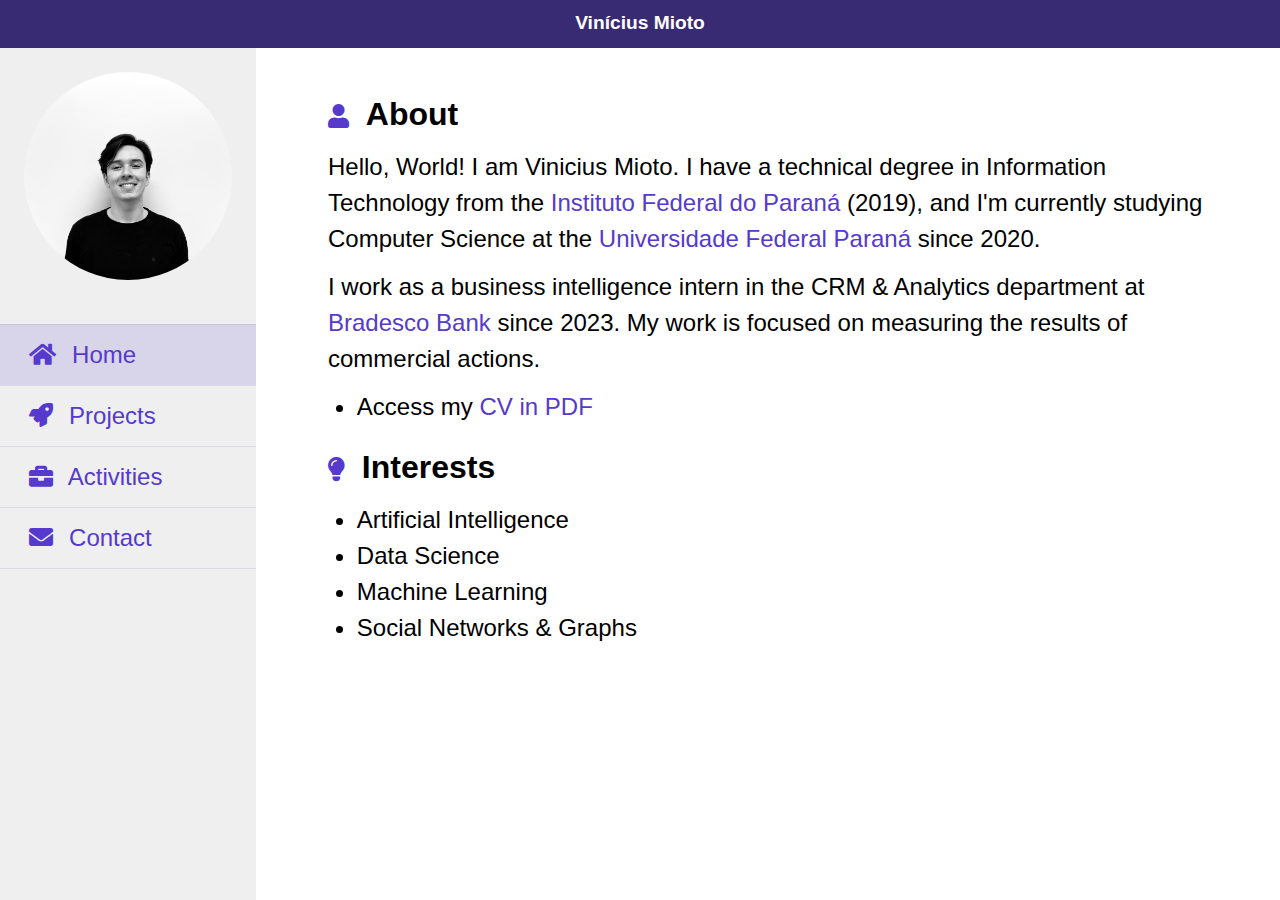
<file: index.html>
<!DOCTYPE html>
<html lang="pt-br">

<head>
    <meta charset="UTF-8">
    <meta name="viewport" content="width=device-width, initial-scale=1.0">
    <link rel="stylesheet" href="./styles/styles.css">
    <link rel="icon" type="imagem/png"
        href="https://raw.githubusercontent.com/viniciusmioto/portfolio/master/img/v-logo.png" />
    <link rel="stylesheet" href="https://cdnjs.cloudflare.com/ajax/libs/font-awesome/5.15.4/css/all.min.css">
    <title>Vinícius Mioto</title>
</head>

<body>
    <header>
        <h1>Vinícius Mioto</h1>
    </header>

    <aside>
        <img src="./img/profile_pic.jpeg" alt="Profile Picture" id="profile-picture">
        <ul>
            <li>
                <a href="" class="active">
                    <i class="fas fa-home"></i>
                    Home</a>
            </li>

            <li>
                <a href="./projects.html">
                    <i class="fas fa-rocket"></i>
                    Projects
                </a>
            </li>

            <li>
                <a href="./activities.html">
                    <i class="fas fa-briefcase"></i>
                    Activities
                </a>
            </li>

            <li>
                <a href="./contact.html">
                    <i class="fas fa-envelope"></i>
                    Contact
                </a>
            </li>
            
            <li><a href="#"></a></li>
        </ul>
    </aside>

    <main>

        <h2><i class="fas fa-user"></i>About</h2>
        <p>Hello, World! I am Vinicius Mioto.
            I have a technical degree in Information Technology from the <a href="https://ifpr.edu.br/" target="_blank">
                Instituto Federal do Paraná</a> (2019), and
            I'm currently studying
            Computer Science at the <a href="https://ufpr.br/" target="_blank"> Universidade Federal
                Paraná</a> since 2020.
        </p>
        <p>I work as a business intelligence intern in the CRM & Analytics department at <a
                href="https://banco.bradesco/html/classic/sobre" target="_blank">Bradesco Bank</a> since 2023. My
            work is focused on measuring the results of commercial actions.</p>
        <ul>
            <li>Access my <a href="https://www.inf.ufpr.br/vm20/uploads/resume.pdf" , target="_blank">CV in PDF</a></li>
        </ul>

        <h2><i class="fas fa-lightbulb"></i>Interests</h2>
        <ul>
            <li>Artificial Intelligence</li>
            <li>Data Science</li>
            <li>Machine Learning</li>
            <li>Social Networks & Graphs</li>
        </ul>

    </main>

</body>

</html>
</file>
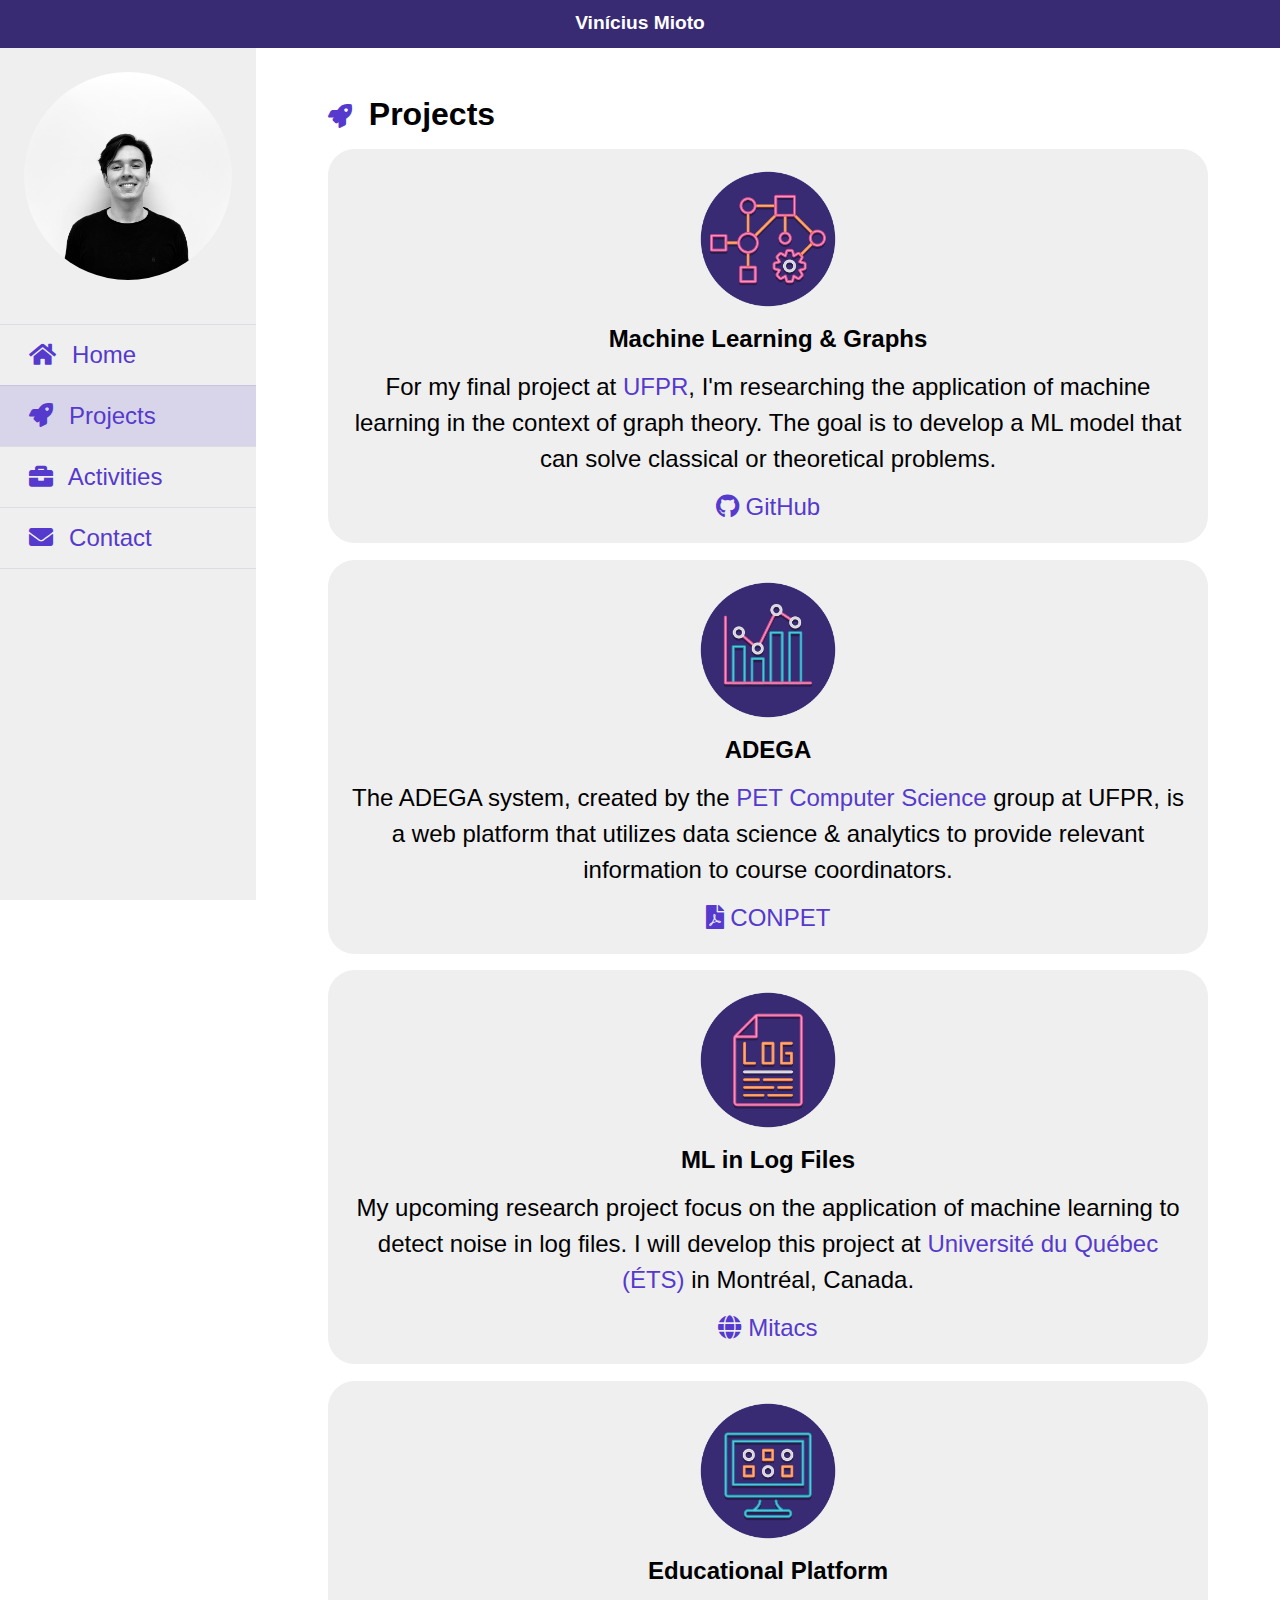
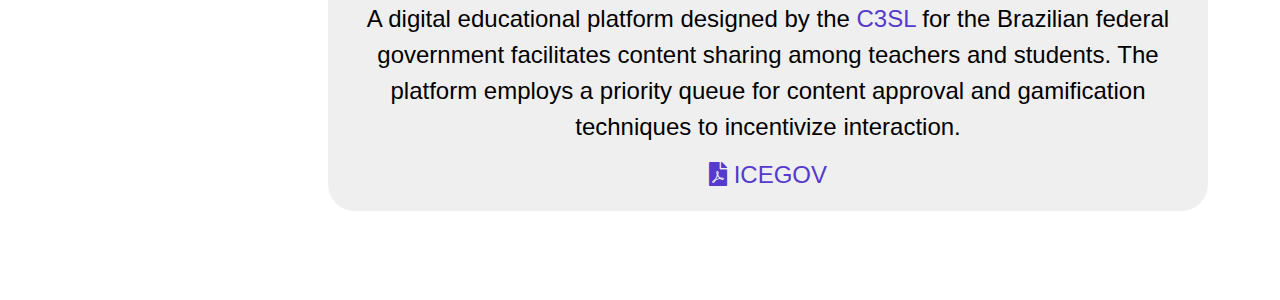
<file: projects.html>
<!DOCTYPE html>
<html lang="pt-br">

<head>
    <meta charset="UTF-8">
    <meta name="viewport" content="width=device-width, initial-scale=1.0">
    <link rel="stylesheet" href="./styles/styles.css">
    <link rel="icon" type="imagem/png"
        href="https://raw.githubusercontent.com/viniciusmioto/portfolio/master/img/v-logo.png" />
    <link rel="stylesheet" href="https://cdnjs.cloudflare.com/ajax/libs/font-awesome/5.15.4/css/all.min.css">
    <title>Vinícius Mioto</title>
</head>

<body>
    <header>
        <h1>Vinícius Mioto</h1>
    </header>

    <aside>
        <img src="./img/profile_pic.jpeg" alt="Profile Picture" id="profile-picture">
        <ul>
            <li>
                <a href="./index.html">
                    <i class="fas fa-home"></i>
                    Home</a>
            </li>

            <li>
                <a href="./projects.html" class="active">
                    <i class="fas fa-rocket"></i>
                    Projects
                </a>
            </li>

            <li>
                <a href="./activities.html">
                    <i class="fas fa-briefcase"></i>
                    Activities
                </a>
            </li>

            <li>
                <a href="./contact.html">
                    <i class="fas fa-envelope"></i>
                    Contact
                </a>
            </li>
            
            <li><a href="#"></a></li>
        </ul>
    </aside>

    <main>

        <h2><i class="fas fa-rocket"></i>Projects</h2>

        <article class="card">
            <figure>
                <img class="icon" src="./img/ml_graphs.png" alt="project logo">
            </figure>
            <h3>Machine Learning & Graphs</h3>

            <p>
                For my final project at <a href="https://ufpr.br/" , target="_blank">UFPR</a>, I'm researching the
                application of machine learning in the context of graph
                theory.
                The goal is to develop a ML model that can solve classical or theoretical problems.
            </p>

            <a href="https://github.com/viniciusmioto/social_network_analysis">
                <i class="fab fa-github">
                </i>
                GitHub
            </a>
        </article>

        <article class="card">
            <figure>
                <img class="icon" src="./img/adega.png" alt="project logo">
            </figure>
            <h3>ADEGA</h3>

            <p>
                The ADEGA system, created by the <a href="https://web.inf.ufpr.br/pet/" , target="_blank">PET Computer
                    Science</a> group at UFPR, is a web platform that utilizes
                data science & analytics to provide relevant information to course coordinators.
            </p>

            <a href="https://mioto.netlify.app/publication/adega/adega.pdf">
                <i class="fas fa-file-pdf">
                </i>
                CONPET
            </a>

        </article>

        <article class="card">
            <figure>
                <img class="icon" src="./img/log.png" alt="project logo">
            </figure>
            <h3>ML in Log Files</h3>

            <p>
                My upcoming research project focus on the application of machine learning to detect noise in log
                files.
                I will develop this project at <a href="https://www.etsmtl.ca/" , target="_blank">Université du Québec
                    (ÉTS)</a> in Montréal, Canada.
            </p>

            <a href="https://www.mitacs.ca/">
                <i class="fas fa-globe">
                </i>
                Mitacs
            </a>
        </article>

        <article class="card">
            <figure>
                <img class="icon" src="./img/web.png" alt="project logo">
            </figure>
            <h3>Educational Platform</h3>

            <p>
                A digital educational platform designed by the <a href="https://www.c3sl.ufpr.br/"
                    target="_blank">C3SL</a> for the Brazilian federal government facilitates content sharing among
                teachers and students. The platform employs a priority queue for content approval and gamification
                techniques to incentivize interaction.
            </p>

            <a href="https://dl.acm.org/doi/10.1145/3614321.3614372">
                <i class="fas fa-file-pdf">
                </i>
                ICEGOV
            </a>
        </article>

    </main>

</body>

</html>
</file>
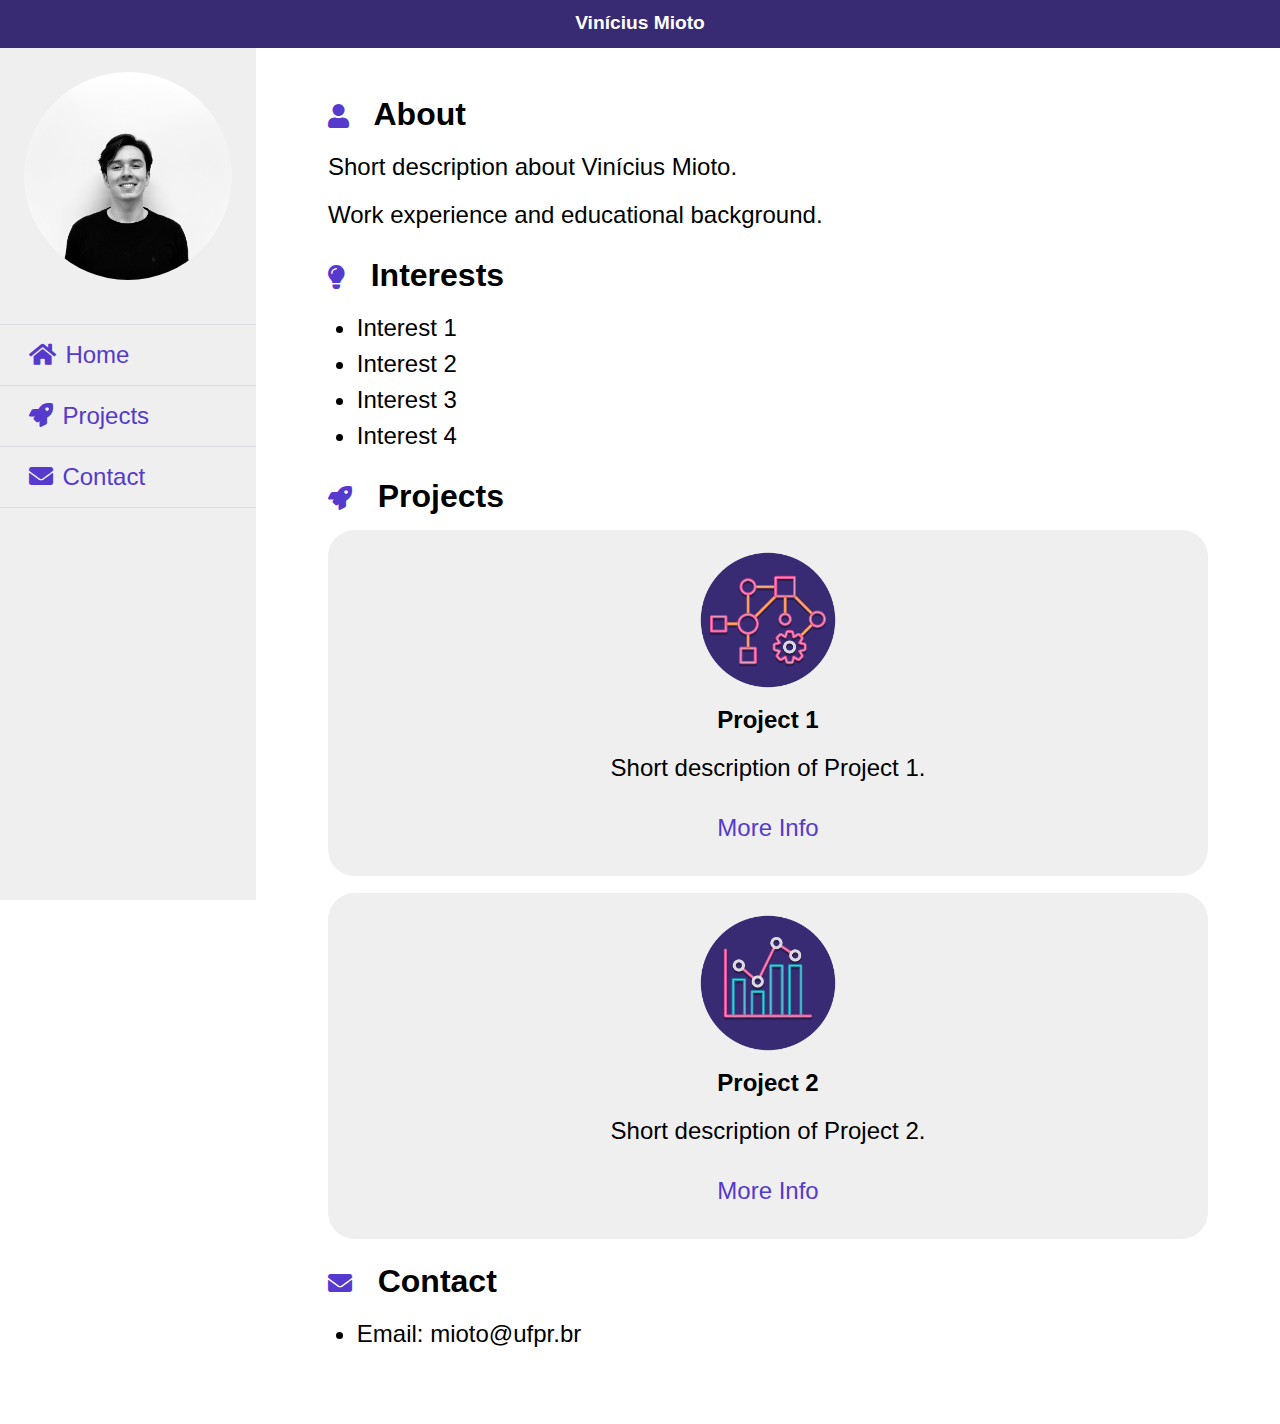
<file: template.html>
<!DOCTYPE html>
<html lang="en">

<head>
    <meta charset="UTF-8">
    <meta name="viewport" content="width=device-width, initial-scale=1.0">
    <link rel="stylesheet" href="./styles/styles.css">
    <link rel="icon" type="imagem/png" href="https://raw.githubusercontent.com/viniciusmioto/portfolio/master/img/v-logo.png" />
    <link rel="stylesheet" href="https://cdnjs.cloudflare.com/ajax/libs/font-awesome/5.15.4/css/all.min.css">
    <title>Vinícius Mioto</title>
</head>

<body>
    <header>
        <h1>Vinícius Mioto</h1>
    </header>

    <aside>
        <img src="./img/profile_pic.jpeg" alt="Profile Picture" id="profile-picture">
        <ul>
            <li><a href="#home"><i class="fas fa-home"></i>Home</a></li>
            <li><a href="#projects"><i class="fas fa-rocket"></i>Projects</a></li>
            <li><a href="#contact"><i class="fas fa-envelope"></i>Contact</a></li>
            <li><a href="#"></a></li>
        </ul>
    </aside>

    <main>
        <section id="home" class="active">
            <h2><i class="fas fa-user"></i> About</h2>
            <p>Short description about Vinícius Mioto.</p>
            <p>Work experience and educational background.</p>
            <h2><i class="fas fa-lightbulb"></i> Interests</h2>
            <ul>
                <li>Interest 1</li>
                <li>Interest 2</li>
                <li>Interest 3</li>
                <li>Interest 4</li>
            </ul>
        </section>

        <section id="projects">
            <h2><i class="fas fa-rocket"></i> Projects</h2>

            <article class="card">
                <figure>
                    <img class="icon" src="./img/ml_graphs.png" alt="Project 1 logo">
                </figure>
                <h3>Project 1</h3>
                <p>Short description of Project 1.</p>
                <p><a href="#">More Info</a></p>
            </article>

            <article class="card">
                <figure>
                    <img class="icon" src="./img/adega.png" alt="Project 2 logo">
                </figure>
                <h3>Project 2</h3>
                <p>Short description of Project 2.</p>
                <p><a href="#">More Info</a></p>
            </article>


        <section id="contact">
            <h2><i class="fas fa-envelope"></i> Contact</h2>
            <ul>
                <li>Email: mioto@ufpr.br</li>
            </ul>
        </section>
    </main>

</body>

</html>
</file>
<file: styles/styles.css>
* {
    margin: 0;
    padding: 0;
    box-sizing: border-box;
    font-family: Arial, sans-serif;
    transition: .5s;
}

body {
    height: 100%;
    background-color: rgb(255, 255, 255);
}

header {
    background-color: rgb(56, 43, 115);
    color: rgb(255, 255, 255);
    top: 0;
    z-index: 1000;
    position: fixed;
    display: flex;
    justify-content: center;
    text-align: center;
    width: 100%;
    height: 2rem;
    padding: 0.5rem;
}

header h1 {
    font-size: 0.8rem;
}

aside {
    background-color: rgb(239, 239, 239);
    position: fixed;
    padding-top: 2rem;
    float: left;
    height: 100%;
    width: 30%;
}

aside ul {
    list-style-type: none;
    text-align: left;
    height: 100%;
    width: 100%;
}

aside ul a {
    display: block;
    box-sizing: border-box;
    line-height: 2.5rem;
    border-top: 1px solid rgba(56, 43, 115, .1);
}

aside li i {
    margin-left: 0.5rem;
    margin-right: 0.1rem;
}

aside li a.active {
    background-color: rgba(85, 58, 205, .15);
}

aside ul a:hover {
    background-color: rgb(255, 255, 255);
}

main {
    height: 100%;
    float: right;
    width: 70%;
    overflow-y: auto;
    display: block;
    padding: 1rem;
    padding-top: 2.5rem;
    line-height: 1.5rem;
}

main h2 {
    margin-bottom: 0.7rem;
    margin-top: 1rem;
}

main h2 i,
main h3 i {
    color: rgb(85, 58, 205);
    margin-right: 0.7rem;
}

main h3 i {
    margin-top: 0.6rem;
    margin-bottom: 0.6rem;
}

article i {
    color: rgb(85, 58, 205);
}

main p {
    margin-top: 0.5rem;
    margin-bottom: 0.5rem;
}

main ul {
    margin-left: 1.2rem;
}

a {
    color: rgb(85, 58, 205);
    text-decoration: none;
}

a:hover {
    color: rgb(0, 162, 255);
    text-decoration: underline;
}

.icon {
    height: 6rem;
    width: auto;
    border-radius: 50%;
}

.mini-icon {
    height: 3rem;
    width: 3rem;
    border-radius: 50%;
}

#profile-picture {
    display: block;
    width: 100%;
    height: auto;
    padding: 1rem;
    margin-bottom: 20px;
    border-radius: 50%;
}

.mini-card {
    display: grid;
    grid-template-columns: 30% auto;
}

.card,
.mini-card {
    text-align: center;
    align-items: center;
    background-color: rgb(239, 239, 239);
    display: grid;
    margin-top: 0.7rem;
    margin-bottom: 0.7rem;
    padding: 2vh;
    border-radius: 2ch;
}

.mini-card h3,
.mini-card h4,
.mini-card a {
    margin: 0;
    font-size: 90%;
}

.mini-card p {
    color: rgba(56, 43, 115, .7);
    margin: 0;
    font-size: 80%;
}

@media (min-width: 1000px) {
    * {
        font-size: x-large;
    }

    main h2 {
        font-size: xx-large;
    }

    aside {
        width: 20%;
    }

    main {
        width: 80%;
        padding: 3rem;
    }

    aside li i {
        margin-left: 1.2rem;
        margin-right: 0.4rem;
    }

    aside ul a:hover {
        padding-left: 0.6rem;
    }

    .mini-card {
        display: grid;
        grid-template-columns: 10% auto;
        margin-left: 20%;
        margin-right: 20%;
        padding-left: 4vh;
        padding-right: 4vh;
    }

}

@media (min-width: 1400px) {
    * {
        font-size: xx-large;
    }

    main h2 {
        font-size: larger;
    }

    .card {
        margin-top: 1rem;
        margin-left: 12%;
        margin-right: 12%;
        padding-left: 4vh;
        padding-right: 4vh;
    }

}
</file>
